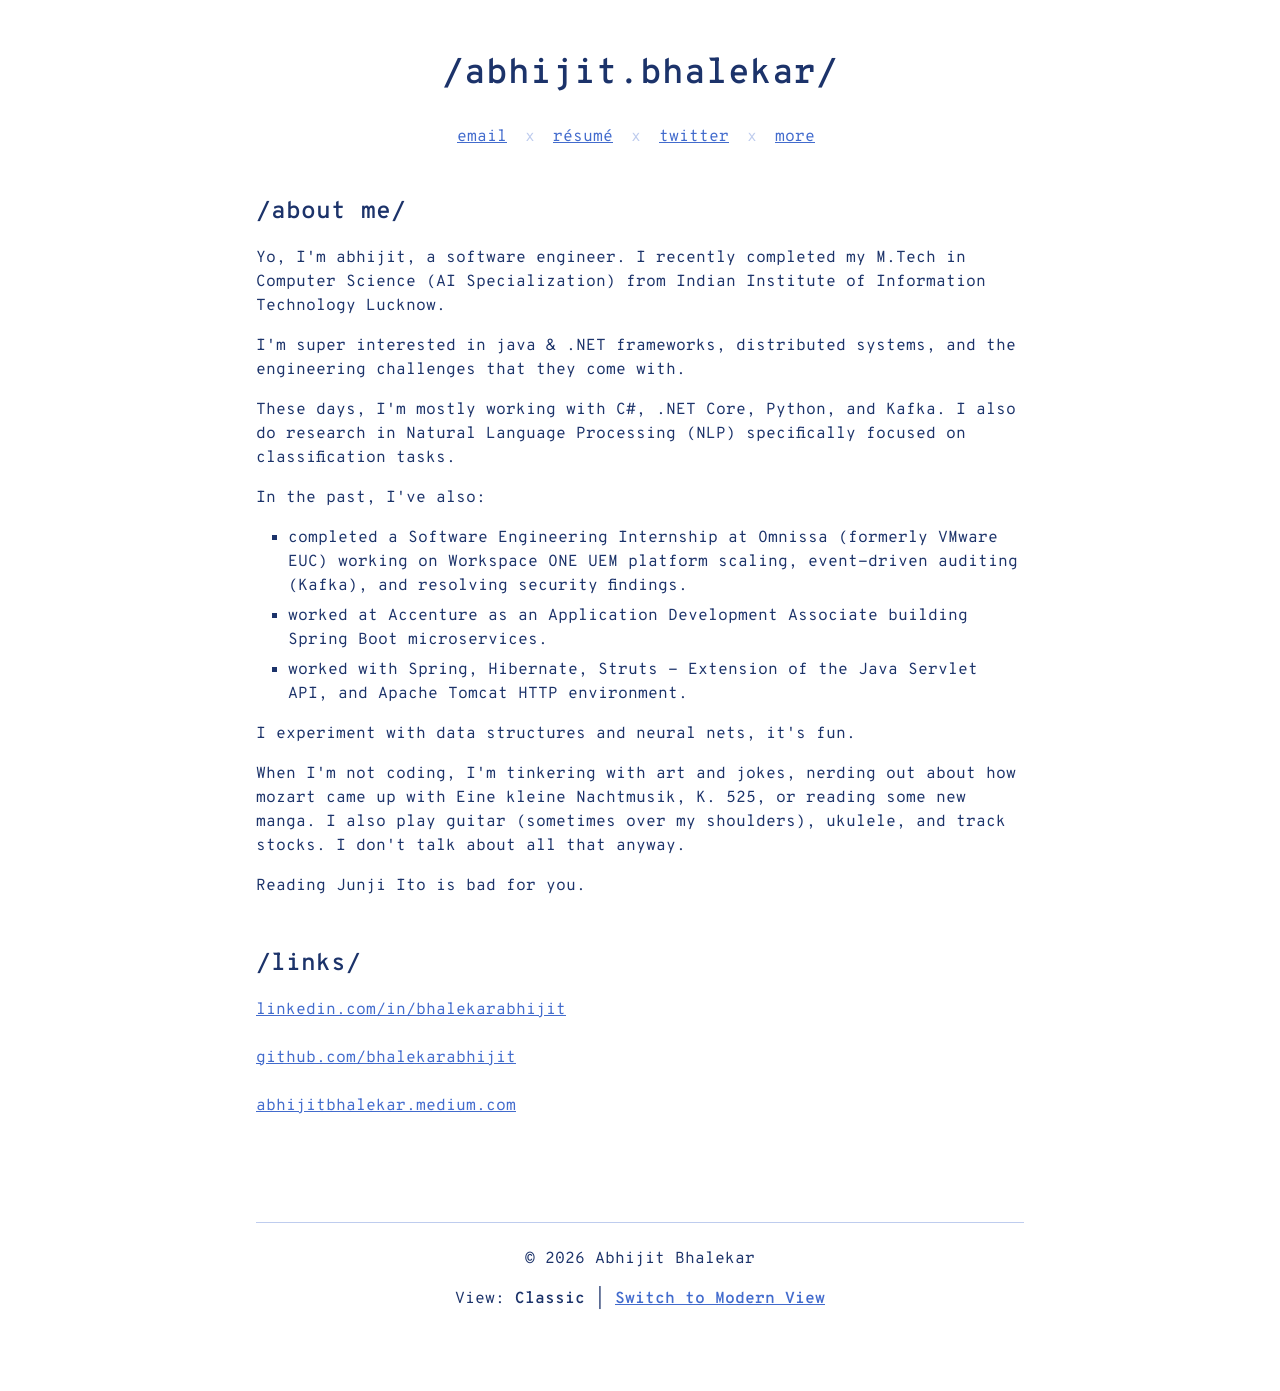
<file: index.html>
<!DOCTYPE html>
<html lang="en">

<head>
    <meta charset="utf-8">
    <meta http-equiv="x-ua-compatible" content="ie=edge">
    <meta name="viewport" content="width=device-width, initial-scale=1">
    <link rel="shortcut icon" href="static/favicon.ico">
    <meta name="description"
        content="Abhijit Bhalekar - M.Tech Graduate, Software Engineer, and NLP Researcher. Portfolio detailing experience at Omnissa and Accenture.">
    <title>Abhijit Bhalekar</title>

    <!-- Unified CSS Stylesheet -->
    <link href="style.css" rel="stylesheet" />
</head>

<body class="theme-classic">
    <!-- Accessibility Skip Link -->
    <a href="#main-content-anchor" class="visually-hidden">Skip to content</a>

    <!-- ==========================================================================
       1. CLASSIC MONOSPACE LAYOUT
       ========================================================================== -->
    <div id="classic-view">
        <div class="classic-container">
            <h1 class="classic-name">/abhijit.bhalekar/</h1>

            <div class="classic-nav-wrapper">
                <ul class="classic-nav">
                    <li><a href="mailto:abhijitbhalekar0@gmail.com" target="_blank" title="email">email</a></li>
                    <li class="nav-item-separator">x</li>
                    <li><a href="https://drive.google.com/file/d/1lB7NyGi_4bHXvMlTZ9JvhcacJo0hEMV8/view?usp=sharing"
                            target="_blank" title="Résumé">résumé</a></li>
                    <li class="nav-item-separator">x</li>
                    <li><a href="https://twitter.com/abhijitbhalekar" title="twitter" target="_blank">twitter</a></li>
                    <li class="nav-item-separator">x</li>
                    <li><a href="more.html" title="More Info">more</a></li>
                </ul>
            </div>

            <div id="main-content-anchor">
                <div>
                    <h2>/about me/</h2>
                    <p>
                        Yo, I'm abhijit, a software engineer. I recently completed my M.Tech in Computer Science (AI
                        Specialization) from Indian Institute of Information Technology Lucknow.
                    </p>
                    <p>
                        I'm super interested in java & .NET frameworks, distributed systems, and the engineering
                        challenges that they come with.
                    </p>
                    <p>
                        These days, I'm mostly working with C#, .NET Core, Python, and Kafka. I also do research in
                        Natural Language Processing (NLP) specifically focused on classification tasks.
                    </p>
                    <p>
                        In the past, I've also:
                    </p>
                    <ul>
                        <li>completed a Software Engineering Internship at Omnissa (formerly VMware EUC) working on
                            Workspace ONE UEM platform scaling, event-driven auditing (Kafka), and resolving security
                            findings.</li>
                        <li>worked at Accenture as an Application Development Associate building Spring Boot
                            microservices.</li>
                        <li>worked with Spring, Hibernate, Struts - Extension of the Java Servlet API, and Apache Tomcat
                            HTTP environment.</li>
                    </ul>
                    <p>
                        I experiment with data structures and neural nets, it's fun.
                    </p>
                    <p>
                        When I'm not coding, I'm tinkering with art and jokes, nerding out about how mozart came up with
                        Eine kleine Nachtmusik, K. 525,
                        or reading some new manga. I also play guitar (sometimes over my shoulders), ukulele, and track
                        stocks. I don't talk about all that anyway.
                    </p>
                    <p>
                        Reading Junji Ito is bad for you.
                    </p>
                </div>

                <div style="margin-top: 3rem;">
                    <h2 id="links">/links/</h2>
                    <p>
                        <a href="https://linkedin.com/in/bhalekarabhijit" target="_blank"
                            rel="noopener noreferrer">linkedin.com/in/bhalekarabhijit</a><br /><br />
                        <a href="https://github.com/bhalekarabhijit" target="_blank"
                            rel="noopener noreferrer">github.com/bhalekarabhijit</a><br /><br />
                        <a href="https://abhijitbhalekar.medium.com" target="_blank"
                            rel="noopener noreferrer">abhijitbhalekar.medium.com</a><br /><br />
                    </p>
                </div>
            </div>

            <!-- Footer Switcher Link inside the Classic Footer -->
            <footer class="classic-footer">
                <p>&copy; 2026 Abhijit Bhalekar</p>
                <p style="margin-top: 0.5rem;">
                    View: <strong>Classic</strong> | <button id="classic-to-modern-btn"
                        class="classic-switcher-btn">Switch to Modern View</button>
                </p>
            </footer>
        </div>
    </div>

    <!-- ==========================================================================
       2. PREMIUM MODERN LAYOUT
       ========================================================================== -->
    <div id="modern-view" style="display: none;">
        <div class="app-container">
            <!-- Sidebar Navigation -->
            <aside class="sidebar">
                <div class="sidebar-header">
                    <div class="sidebar-brand">/abhijit.bhalekar/</div>
                </div>

                <!-- Navigation Menu -->
                <nav class="sidebar-nav">
                    <ul class="nav-list">
                        <li>
                            <a href="#about" class="nav-link active" id="nav-about">
                                <svg xmlns="http://www.w3.org/2000/svg" fill="none" viewBox="0 0 24 24"
                                    stroke="currentColor" stroke-width="2">
                                    <path stroke-linecap="round" stroke-linejoin="round"
                                        d="M16 7a4 4 0 11-8 0 4 4 0 018 0zM12 14a7 7 0 00-7 7h14a7 7 0 00-7-7z" />
                                </svg>
                                <span>About</span>
                            </a>
                        </li>
                        <li>
                            <a href="#experience" class="nav-link" id="nav-experience">
                                <svg xmlns="http://www.w3.org/2000/svg" fill="none" viewBox="0 0 24 24"
                                    stroke="currentColor" stroke-width="2">
                                    <path stroke-linecap="round" stroke-linejoin="round"
                                        d="M21 13.255A23.931 23.931 0 0112 15c-3.183 0-6.22-.62-9-1.745M16 6V4a2 2 0 00-2-2h-4a2 2 0 00-2 2v2m4 6h.01M5 20h14a2 2 0 002-2V8a2 2 0 00-2-2H5a2 2 0 00-2 2v10a2 2 0 002 2z" />
                                </svg>
                                <span>Experience</span>
                            </a>
                        </li>
                        <li>
                            <a href="#research" class="nav-link" id="nav-research">
                                <svg xmlns="http://www.w3.org/2000/svg" fill="none" viewBox="0 0 24 24"
                                    stroke="currentColor" stroke-width="2">
                                    <path stroke-linecap="round" stroke-linejoin="round"
                                        d="M12 6.253v13m0-13C10.832 5.477 9.246 5 7.5 5S4.168 5.477 3 6.253v13C4.168 18.477 5.754 18 7.5 18s3.332.477 4.5 1.253m0-13C13.168 5.477 14.754 5 16.5 5c1.747 0 3.332.477 4.5 1.253v13C19.832 18.477 18.247 18 16.5 18c-1.746 0-3.332.477-4.5 1.253" />
                                </svg>
                                <span>Research</span>
                            </a>
                        </li>
                        <li>
                            <a href="#projects" class="nav-link" id="nav-projects">
                                <svg xmlns="http://www.w3.org/2000/svg" fill="none" viewBox="0 0 24 24"
                                    stroke="currentColor" stroke-width="2">
                                    <path stroke-linecap="round" stroke-linejoin="round"
                                        d="M10 20l4-16m4 4l4 4-4 4M6 16l-4-4 4-4" />
                                </svg>
                                <span>Projects</span>
                            </a>
                        </li>
                        <li>
                            <a href="#skills" class="nav-link" id="nav-skills">
                                <svg xmlns="http://www.w3.org/2000/svg" fill="none" viewBox="0 0 24 24"
                                    stroke="currentColor" stroke-width="2">
                                    <path stroke-linecap="round" stroke-linejoin="round"
                                        d="M9 12l2 2 4-4M7.835 4.697a3.42 3.42 0 001.946-.806 3.42 3.42 0 014.438 0 3.42 3.42 0 001.946.806 3.42 3.42 0 013.138 3.138 3.42 3.42 0 00.806 1.946 3.42 3.42 0 010 4.438 3.42 3.42 0 00-.806 1.946 3.42 3.42 0 01-3.138 3.138 3.42 3.42 0 00-1.946.806 3.42 3.42 0 01-4.438 0 3.42 3.42 0 00-1.946-.806 3.42 3.42 0 01-3.138-3.138 3.42 3.42 0 00-.806-1.946 3.42 3.42 0 010-4.438 3.42 3.42 0 00.806-1.946 3.42 3.42 0 013.138-3.138z" />
                                </svg>
                                <span>Skills</span>
                            </a>
                        </li>
                        <li>
                            <a href="#beyond" class="nav-link" id="nav-beyond">
                                <svg xmlns="http://www.w3.org/2000/svg" fill="none" viewBox="0 0 24 24"
                                    stroke="currentColor" stroke-width="2">
                                    <path stroke-linecap="round" stroke-linejoin="round"
                                        d="M14.828 14.828a4 4 0 01-5.656 0M9 10h.01M15 10h.01M21 12a9 9 0 11-18 0 9 9 0 0118 0z" />
                                </svg>
                                <span>Beyond Code</span>
                            </a>
                        </li>
                    </ul>
                </nav>

                <!-- Social Links & Contact Info -->
                <div class="contact-list">
                    <a href="mailto:abhijitbhalekar0@gmail.com" class="contact-item" title="Email Abhijit">
                        <svg xmlns="http://www.w3.org/2000/svg" fill="none" viewBox="0 0 24 24" stroke="currentColor"
                            stroke-width="2">
                            <path stroke-linecap="round" stroke-linejoin="round"
                                d="M3 8l7.89 5.26a2 2 0 002.22 0L21 8M5 19h14a2 2 0 002-2V7a2 2 0 00-2-2H5a2 2 0 00-2 2v10a2 2 0 002 2z" />
                        </svg>
                        <span>abhijitbhalekar0@gmail.com</span>
                    </a>
                    <a href="tel:+917276119938" class="contact-item" title="Call Abhijit">
                        <svg xmlns="http://www.w3.org/2000/svg" fill="none" viewBox="0 0 24 24" stroke="currentColor"
                            stroke-width="2">
                            <path stroke-linecap="round" stroke-linejoin="round"
                                d="M3 5a2 2 0 012-2h3.28a1 1 0 01.94.725l.548 2.2a1 1 0 01-.321.988l-1.305.98a10.582 10.582 0 004.872 4.872l.98-1.305a1 1 0 01.988-.321l2.2.548a1 1 0 01.725.94V19a2 2 0 01-2 2h-1C9.716 21 3 14.284 3 6V5z" />
                        </svg>
                        <span>+91-7276119938</span>
                    </a>
                    <a href="https://linkedin.com/in/bhalekarabhijit" target="_blank" rel="noopener noreferrer"
                        class="contact-item" title="LinkedIn Profile">
                        <svg viewBox="0 0 24 24" fill="currentColor" width="16" height="16">
                            <path
                                d="M19 0h-14c-2.761 0-5 2.239-5 5v14c0 2.761 2.239 5 5 5h14c2.762 0 5-2.239 5-5v-14c0-2.761-2.238-5-5-5zm-11 19h-3v-11h3v11zm-1.5-12.268c-.966 0-1.75-.79-1.75-1.764s.784-1.764 1.75-1.764 1.75.79 1.75 1.764-.783 1.764-1.75 1.764zm13.5 12.268h-3v-5.604c0-3.368-4-3.113-4 0v5.604h-3v-11h3v1.765c1.396-2.586 7-2.777 7 2.476v6.759z" />
                        </svg>
                        <span>linkedin.com/in/bhalekarabhijit</span>
                    </a>
                    <a href="https://github.com/bhalekarabhijit" target="_blank" rel="noopener noreferrer"
                        class="contact-item" title="GitHub Profile">
                        <svg viewBox="0 0 24 24" fill="currentColor" width="16" height="16">
                            <path
                                d="M12 0c-6.626 0-12 5.373-12 12 0 5.302 3.438 9.8 8.207 11.387.599.111.793-.261.793-.577v-2.234c-3.338.726-4.033-1.416-4.033-1.416-.546-1.387-1.333-1.756-1.333-1.756-1.089-.745.083-.729.083-.729 1.205.084 1.839 1.237 1.839 1.237 1.07 1.834 2.807 1.304 3.492.997.107-.775.418-1.305.762-1.604-2.665-.305-5.467-1.334-5.467-5.931 0-1.311.469-2.381 1.236-3.221-.124-.303-.535-1.524.117-3.176 0 0 1.008-.322 3.301 1.23.957-.266 1.983-.399 3.003-.404 1.02.005 2.047.138 3.006.404 2.291-1.552 3.297-1.23 3.297-1.23.653 1.653.242 2.874.118 3.176.77.84 1.235 1.911 1.235 3.221 0 4.609-2.807 5.624-5.479 5.921.43.372.823 1.102.823 2.222v3.293c0 .319.192.694.801.576 4.765-1.589 8.199-6.086 8.199-11.386 0-6.627-5.373-12-12-12z" />
                        </svg>
                        <span>github.com/bhalekarabhijit</span>
                    </a>
                </div>
            </aside>

            <!-- Main Content Area -->
            <main class="main-content">
                <!-- Hero & About Me -->
                <section id="about" class="hero-container scroll-reveal">
                    <div class="hero-title-block">
                        <span class="hero-subtitle">Hello, I'm</span>
                        <h1>Abhijit Bhalekar</h1>
                        <div class="hero-badges">
                            <span class="hero-badge" title="Academic Status">
                                <svg xmlns="http://www.w3.org/2000/svg" fill="none" viewBox="0 0 24 24"
                                    stroke="currentColor" stroke-width="2" width="14" height="14">
                                    <path d="M12 14l9-5-9-5-9 5 9 5z" />
                                    <path
                                        d="M12 14l6.16-3.422a12.083 12.083 0 01.665 6.479A11.952 11.952 0 0012 20.055a11.952 11.952 0 00-6.824-2.998 12.078 12.078 0 01.665-6.479L12 14z" />
                                </svg>
                                M.Tech Graduate (AI) @ IIIT Lucknow
                            </span>
                            <span class="hero-badge" title="Work Authorization">
                                <svg xmlns="http://www.w3.org/2000/svg" fill="none" viewBox="0 0 24 24"
                                    stroke="currentColor" stroke-width="2" width="14" height="14">
                                    <path stroke-linecap="round" stroke-linejoin="round"
                                        d="M17.657 16.657L13.414 20.9a1.998 1.998 0 01-2.827 0l-4.244-4.243a8 8 0 1111.314 0z" />
                                    <path stroke-linecap="round" stroke-linejoin="round"
                                        d="M15 11a3 3 0 11-6 0 3 3 0 016 0z" />
                                </svg>
                                Amravati, MH, India
                            </span>
                        </div>
                    </div>

                    <p>
                        I am a passionate software engineer specializing in backend systems, distributed platforms, and
                        machine learning. I recently graduated with an <strong>M.Tech in Computer Science (AI
                            Specialization)</strong> from IIIT Lucknow, and completed a <strong>Software Engineering
                            Internship at Omnissa</strong> (formerly VMware EUC).
                    </p>
                    <p>
                        I have built solid experience in designing and developing REST APIs, microservices
                        architectures, and event-driven systems. I am highly interested in the mechanics of Java
                        frameworks (such as Spring and Hibernate) and .NET architectures. I love solving scaling and
                        messaging challenges using technologies like Kafka, PostgreSQL, and OpenSearch.
                    </p>
                    <p>
                        Beyond engineering enterprise services, I also conduct research in <strong>Natural Language
                            Processing (NLP)</strong>. My research is centered around text classification models, where
                        I experiment with custom attention layers and deep transformer models (BERT, BioBERT) to process
                        noisy social media datasets.
                    </p>

                    <!-- Résumé Button -->
                    <a href="https://drive.google.com/file/d/1lB7NyGi_4bHXvMlTZ9JvhcacJo0hEMV8/view?usp=sharing"
                        target="_blank" rel="noopener noreferrer" class="btn-resume">
                        <svg xmlns="http://www.w3.org/2000/svg" fill="none" viewBox="0 0 24 24" stroke="currentColor"
                            stroke-width="2.5" width="16" height="16">
                            <path stroke-linecap="round" stroke-linejoin="round"
                                d="M12 10v6m0 0l-3-3m3 3l3-3m2 8H7a2 2 0 01-2-2V5a2 2 0 012-2h5.586a1 1 0 01.707.293l5.414 5.414a1 1 0 01.293.707V19a2 2 0 01-2 2z" />
                        </svg>
                        <span>View Résumé</span>
                    </a>
                </section>

                <!-- Experience -->
                <section id="experience" class="scroll-reveal">
                    <h2>/experience/</h2>

                    <div class="timeline">
                        <!-- Omnissa -->
                        <div class="timeline-item">
                            <div class="timeline-marker"></div>
                            <div class="timeline-content">
                                <div class="timeline-meta">
                                    <div class="timeline-title-group">
                                        <h3>Software Engineering Intern</h3>
                                        <div class="timeline-company">
                                            Omnissa
                                            <span class="company-former">(formerly VMware EUC)</span>
                                        </div>
                                    </div>
                                    <span class="timeline-period">2025-07 — 2026-06</span>
                                </div>

                                <p><strong>Location:</strong> Bengaluru, India | <strong>Product:</strong> Workspace ONE
                                    UEM</p>
                                <p><strong>Teams:</strong> ARES (Resource Management), CRSVC (Core Platform)</p>
                                <p><strong>Domains:</strong> Enterprise Mobility Management (EMM), Application Delivery,
                                    Profile Management, Device State Management, Device Troubleshooting, Audit Systems
                                </p>

                                <div class="timeline-details">
                                    <ul>
                                        <li>Built major troubleshooting and device operations functionality for
                                            enterprise mobility.</li>
                                        <li>Implemented Apache Kafka-based auditing workflows to track resource
                                            deployment and device status changes.</li>
                                        <li>Worked on profile auditing systems to verify state synchronization and
                                            policy compliance.</li>
                                        <li>Resolved critical production issues, minimizing downtime and improving
                                            platform stability.</li>
                                        <li>Remediated security vulnerabilities including IDOR (Insecure Direct Object
                                            Reference) and XSS (Cross-Site Scripting) findings.</li>
                                        <li>Authored SRE runbooks and comprehensive technical documentation for core
                                            microservices.</li>
                                        <li>Contributed to AI-assisted engineering workflows to optimize development and
                                            test coverage.</li>
                                        <li>Collaborated across multiple release branches to deliver robust features
                                            synchronously.</li>
                                    </ul>
                                </div>

                                <div class="tech-tags">
                                    <span class="tech-tag">C#</span>
                                    <span class="tech-tag">.NET Core</span>
                                    <span class="tech-tag">ASP.NET MVC</span>
                                    <span class="tech-tag">Angular</span>
                                    <span class="tech-tag">JavaScript</span>
                                    <span class="tech-tag">Apache Kafka</span>
                                    <span class="tech-tag">PostgreSQL</span>
                                    <span class="tech-tag">OpenSearch</span>
                                    <span class="tech-tag">Docker</span>
                                    <span class="tech-tag">Protobuf</span>
                                    <span class="tech-tag">JMeter</span>
                                    <span class="tech-tag">Logz.io</span>
                                    <span class="tech-tag">GitHub</span>
                                </div>
                            </div>
                        </div>

                        <!-- Accenture -->
                        <div class="timeline-item">
                            <div class="timeline-marker"></div>
                            <div class="timeline-content">
                                <div class="timeline-meta">
                                    <div class="timeline-title-group">
                                        <h3>Application Development Associate</h3>
                                        <div class="timeline-company">Accenture</div>
                                    </div>
                                    <span class="timeline-period">2021-08 — 2022-03</span>
                                </div>

                                <p><strong>Location:</strong> Pune, India</p>

                                <div class="timeline-details">
                                    <ul>
                                        <li>Developed robust REST APIs and integrated microservices to support
                                            high-throughput transactions.</li>
                                        <li>Created database integrations using Hibernate ORM to manage complex
                                            relational mappings in MySQL.</li>
                                        <li>Performed automated API testing using Postman collections to ensure service
                                            contract adherence.</li>
                                        <li>Provided support for CI/CD pipelines using Jenkins to streamline builds and
                                            automated deployments.</li>
                                    </ul>
                                </div>

                                <div class="tech-tags">
                                    <span class="tech-tag">Java</span>
                                    <span class="tech-tag">Spring Boot</span>
                                    <span class="tech-tag">Spring MVC</span>
                                    <span class="tech-tag">Hibernate</span>
                                    <span class="tech-tag">MySQL</span>
                                    <span class="tech-tag">Jenkins</span>
                                    <span class="tech-tag">Postman</span>
                                    <span class="tech-tag">Git</span>
                                </div>
                            </div>
                        </div>
                    </div>
                </section>

                <!-- Research -->
                <section id="research" class="scroll-reveal">
                    <h2>/research/</h2>

                    <div class="research-card">
                        <div class="research-badge-row">
                            <span class="research-status">IEEE JBHI — Submitted</span>
                            <small style="color: var(--text-muted); font-weight: 500;">IIIT Lucknow Thesis</small>
                        </div>

                        <h3 class="research-thesis">Health Mention Classification on Social Media using NLP</h3>

                        <p>
                            This research focuses on NLP-based text classification models to identify health mentions in
                            social media posts. The approach utilizes domain-specific transformer architectures and
                            attention-based keyword mechanisms to isolate diagnostic signifiers, optimizing student
                            models for lightweight, production-ready inference.
                        </p>

                        <div class="research-meta">
                            <div class="research-meta-item">
                                <strong>Thesis Area:</strong> <span>Natural Language Processing (NLP)</span>
                            </div>
                            <div class="research-meta-item">
                                <strong>Dataset Used:</strong> <span>RHMD (Reddit Health Mention Dataset)</span>
                            </div>
                            <div class="research-meta-item">
                                <strong>Supervisor:</strong> <span>Dr. Niharika Anand</span>
                            </div>
                            <div class="research-meta-item">
                                <strong>Co-Supervisor:</strong> <span>Dr. Vishal Krishna Singh</span>
                            </div>
                        </div>

                        <div class="tech-tags" style="margin-top: 1.5rem;">
                            <span class="tech-tag">NLP</span>
                            <span class="tech-tag">Text Classification</span>
                            <span class="tech-tag">BioBERT</span>
                            <span class="tech-tag">BERT</span>
                            <span class="tech-tag">Social Media Mining</span>
                            <span class="tech-tag">PyTorch</span>
                        </div>
                    </div>
                </section>

                <!-- Projects -->
                <section id="projects" class="scroll-reveal">
                    <h2>/projects/</h2>

                    <div class="projects-grid">
                        <!-- Health Mention Classification -->
                        <div class="project-card">
                            <div class="project-body">
                                <div class="project-header">
                                    <h3 class="project-title">Health Mention Classification</h3>
                                    <span class="project-type">Research</span>
                                </div>
                                <p class="project-desc">
                                    Implemented a text classification workflow in PyTorch to detect health mentions in
                                    social media posts, leveraging pre-trained clinical language models and
                                    attention-based keyword weighting.
                                </p>
                            </div>
                            <div class="project-footer">
                                <div class="tech-tags">
                                    <span class="tech-tag">Python</span>
                                    <span class="tech-tag">PyTorch</span>
                                    <span class="tech-tag">Transformers</span>
                                    <span class="tech-tag">BERT</span>
                                    <span class="tech-tag">BioBERT</span>
                                </div>
                            </div>
                        </div>

                        <!-- Cold Email Generator -->
                        <div class="project-card">
                            <div class="project-body">
                                <div class="project-header">
                                    <h3 class="project-title">Cold Email Generator</h3>
                                    <span class="project-type">Generative AI</span>
                                </div>
                                <p class="project-desc">
                                    AI-powered cold email generation tool built using LangChain and Llama 3.1. Automates
                                    structured lead research and crafts hyper-personalized cold outreach emails based on
                                    portfolio alignment.
                                </p>
                            </div>
                            <div class="project-footer">
                                <div class="tech-tags">
                                    <span class="tech-tag">Python</span>
                                    <span class="tech-tag">LangChain</span>
                                    <span class="tech-tag">Llama 3.1</span>
                                    <span class="tech-tag">Groq</span>
                                    <span class="tech-tag">HuggingFace</span>
                                </div>
                            </div>
                        </div>

                        <!-- Accident Eye -->
                        <div class="project-card">
                            <div class="project-body">
                                <div class="project-header">
                                    <h3 class="project-title">Accident Eye</h3>
                                    <span class="project-type">Computer Vision</span>
                                </div>
                                <p class="project-desc">
                                    Developed a Flask-based real-time vehicular accident detection platform utilizing
                                    ResNet50 for rapid spatial feature extraction from CCTV feeds. Implemented OpenCV
                                    workflows to process input video streams.
                                </p>

                                <!-- Metrics section -->
                                <div class="project-metrics">
                                    <div class="project-metrics-grid">
                                        <div class="project-metric-item">
                                            <span class="project-metric-label">Accuracy:</span>
                                            <span class="project-metric-val">94%</span>
                                        </div>
                                        <div class="project-metric-item">
                                            <span class="project-metric-label">Precision:</span>
                                            <span class="project-metric-val">0.91</span>
                                        </div>
                                        <div class="project-metric-item">
                                            <span class="project-metric-label">Recall:</span>
                                            <span class="project-metric-val">0.98</span>
                                        </div>
                                        <div class="project-metric-item">
                                            <span class="project-metric-label">F1-Score:</span>
                                            <span class="project-metric-val">0.95</span>
                                        </div>
                                    </div>
                                </div>
                            </div>
                            <div class="project-footer">
                                <div class="tech-tags">
                                    <span class="tech-tag">Python</span>
                                    <span class="tech-tag">Flask</span>
                                    <span class="tech-tag">OpenCV</span>
                                    <span class="tech-tag">ResNet50</span>
                                    <span class="tech-tag">PyTorch</span>
                                </div>
                            </div>
                        </div>

                        <!-- Restormer Motion Deblurring -->
                        <div class="project-card">
                            <div class="project-body">
                                <div class="project-header">
                                    <h3 class="project-title">Restormer Motion Deblurring</h3>
                                    <span class="project-type">Deep Learning</span>
                                </div>
                                <p class="project-desc">
                                    Re-implemented the Restormer architecture in PyTorch for high-fidelity image
                                    restoration, focusing on restoring camera-shaken images using multi-dconv head
                                    transposed attention networks.
                                </p>
                            </div>
                            <div class="project-footer">
                                <div class="tech-tags">
                                    <span class="tech-tag">PyTorch</span>
                                    <span class="tech-tag">Restormer</span>
                                    <span class="tech-tag">Computer Vision</span>
                                    <span class="tech-tag">Python</span>
                                </div>
                            </div>
                        </div>

                        <!-- Tourist Recommendation System -->
                        <div class="project-card">
                            <div class="project-body">
                                <div class="project-header">
                                    <h3 class="project-title">Tourist Recs System</h3>
                                    <span class="project-type">Web App</span>
                                </div>
                                <p class="project-desc">
                                    Structured a tourism and local attractions recommendation portal using Java Struts
                                    MVC. Managed high-performance object-relational mapping through Hibernate with MySQL
                                    backends.
                                </p>
                            </div>
                            <div class="project-footer">
                                <div class="tech-tags">
                                    <span class="tech-tag">Java</span>
                                    <span class="tech-tag">Struts</span>
                                    <span class="tech-tag">Hibernate</span>
                                    <span class="tech-tag">MySQL</span>
                                </div>
                            </div>
                        </div>

                        <!-- ReView -->
                        <div class="project-card">
                            <div class="project-body">
                                <div class="project-header">
                                    <h3 class="project-title">ReView</h3>
                                    <span class="project-type">Web App</span>
                                </div>
                                <p class="project-desc">
                                    Engineered a review aggregation platform built with Java Spring and JSP. Styled
                                    utilizing Bootstrap for fully fluid responsiveness, integrating customer ratings in
                                    MySQL.
                                </p>
                            </div>
                            <div class="project-footer">
                                <div class="tech-tags">
                                    <span class="tech-tag">Java</span>
                                    <span class="tech-tag">Spring</span>
                                    <span class="tech-tag">MySQL</span>
                                    <span class="tech-tag">JSP</span>
                                    <span class="tech-tag">Bootstrap</span>
                                </div>
                            </div>
                        </div>
                    </div>
                </section>

                <!-- Skills -->
                <section id="skills" class="scroll-reveal">
                    <h2>/skills/</h2>

                    <div class="skills-container">
                        <!-- Languages -->
                        <div class="skills-group">
                            <h3>
                                <svg xmlns="http://www.w3.org/2000/svg" fill="none" viewBox="0 0 24 24"
                                    stroke="currentColor">
                                    <path stroke-linecap="round" stroke-linejoin="round" stroke-width="2"
                                        d="M8 9l3 3-3 3m5 0h3M5 20h14a2 2 0 002-2V6a2 2 0 00-2-2H5a2 2 0 00-2 2v12a2 2 0 002 2z" />
                                </svg>
                                Languages
                            </h3>
                            <div class="skills-list">
                                <span class="skill-badge">Python</span>
                                <span class="skill-badge">Java</span>
                                <span class="skill-badge">C#</span>
                                <span class="skill-badge">C++</span>
                                <span class="skill-badge">C</span>
                                <span class="skill-badge">SQL</span>
                                <span class="skill-badge">JavaScript</span>
                                <span class="skill-badge">HTML</span>
                            </div>
                        </div>

                        <!-- Backend -->
                        <div class="skills-group">
                            <h3>
                                <svg xmlns="http://www.w3.org/2000/svg" fill="none" viewBox="0 0 24 24"
                                    stroke="currentColor">
                                    <path stroke-linecap="round" stroke-linejoin="round" stroke-width="2"
                                        d="M19.428 15.428a2 2 0 00-1.022-.547l-2.387-.477a6 6 0 00-3.86.517l-.318.158a6 6 0 01-3.86.517L6.05 15.21a2 2 0 00-1.806.547M8 4h8l-1 1v5.172a2 2 0 00.586 1.414l5 5c1.26 1.26.367 3.414-1.415 3.414H4.828c-1.782 0-2.674-2.154-1.414-3.414l5-5A2 2 0 009 10.172V5L8 4z" />
                                </svg>
                                Backend & Frameworks
                            </h3>
                            <div class="skills-list">
                                <span class="skill-badge">Spring Boot</span>
                                <span class="skill-badge">.NET Core</span>
                                <span class="skill-badge">ASP.NET MVC</span>
                                <span class="skill-badge">Hibernate</span>
                                <span class="skill-badge">REST APIs</span>
                                <span class="skill-badge">Microservices</span>
                            </div>
                        </div>

                        <!-- Machine Learning -->
                        <div class="skills-group">
                            <h3>
                                <svg xmlns="http://www.w3.org/2000/svg" fill="none" viewBox="0 0 24 24"
                                    stroke="currentColor">
                                    <path stroke-linecap="round" stroke-linejoin="round" stroke-width="2"
                                        d="M9.663 17h4.673M12 3v1m6.364 1.636l-.707.707M21 12h-1M4 12H3m3.343-5.657l-.707-.707m2.828 9.9a5 5 0 117.072 0l-.548.547A3.374 3.374 0 0014 18.469V19a2 2 0 11-4 0v-.531c0-.895-.356-1.754-.988-2.386l-.548-.547z" />
                                </svg>
                                Machine Learning & AI
                            </h3>
                            <div class="skills-list">
                                <span class="skill-badge">PyTorch</span>
                                <span class="skill-badge">Transformers</span>
                                <span class="skill-badge">BERT</span>
                                <span class="skill-badge">BioBERT</span>
                                <span class="skill-badge">DistilBERT</span>
                                <span class="skill-badge">LangChain</span>
                                <span class="skill-badge">LLMs</span>
                            </div>
                        </div>

                        <!-- Data & Messaging -->
                        <div class="skills-group">
                            <h3>
                                <svg xmlns="http://www.w3.org/2000/svg" fill="none" viewBox="0 0 24 24"
                                    stroke="currentColor">
                                    <path stroke-linecap="round" stroke-linejoin="round" stroke-width="2"
                                        d="M4 7v10c0 2.21 3.582 4 8 4s8-1.79 8-4V7M4 7c0 2.21 3.582 4 8 4s8-1.79 8-4M4 7c0-2.21 3.582-4 8-4s8 1.79 8 4m0 5c0 2.21-3.582 4-8 4s-8-1.79-8-4" />
                                </svg>
                                Data & Messaging
                            </h3>
                            <div class="skills-list">
                                <span class="skill-badge">Apache Kafka</span>
                                <span class="skill-badge">PostgreSQL</span>
                                <span class="skill-badge">MySQL</span>
                                <span class="skill-badge">OpenSearch</span>
                                <span class="skill-badge">Query DSL</span>
                            </div>
                        </div>

                        <!-- Frontend -->
                        <div class="skills-group">
                            <h3>
                                <svg xmlns="http://www.w3.org/2000/svg" fill="none" viewBox="0 0 24 24"
                                    stroke="currentColor">
                                    <path stroke-linecap="round" stroke-linejoin="round" stroke-width="2"
                                        d="M7 21h10a2 2 0 002-2V9.414a1 1 0 00-.293-.707l-5.414-5.414A1 1 0 0012.586 3H7a2 2 0 00-2 2v14a2 2 0 002 2z" />
                                </svg>
                                Frontend
                            </h3>
                            <div class="skills-list">
                                <span class="skill-badge">Angular</span>
                                <span class="skill-badge">JavaScript</span>
                                <span class="skill-badge">Bootstrap</span>
                                <span class="skill-badge">JSP</span>
                            </div>
                        </div>

                        <!-- DevOps & Tools -->
                        <div class="skills-group">
                            <h3>
                                <svg xmlns="http://www.w3.org/2000/svg" fill="none" viewBox="0 0 24 24"
                                    stroke="currentColor">
                                    <path stroke-linecap="round" stroke-linejoin="round" stroke-width="2"
                                        d="M10.325 4.317c.426-1.756 2.924-1.756 3.35 0a1.724 1.724 0 002.573 1.066c1.543-.94 3.31.826 2.37 2.37a1.724 1.724 0 001.065 2.572c1.756.426 1.756 2.924 0 3.35a1.724 1.724 0 00-1.066 2.573c.94 1.543-.826 3.31-2.37 2.37a1.724 1.724 0 00-2.572 1.065c-.426 1.756-2.924 1.756-3.35 0a1.724 1.724 0 00-2.573-1.066c-1.543.94-3.31-.826-2.37-2.37a1.724 1.724 0 00-1.065-2.572c-1.756-.426-1.756-2.924 0-3.35a1.724 1.724 0 001.066-2.573c-.94-1.543.826-3.31 2.37-2.37.996.608 2.296.07 2.572-1.065z" />
                                    <path stroke-linecap="round" stroke-linejoin="round" stroke-width="2"
                                        d="M15 12a3 3 0 11-6 0 3 3 0 016 0z" />
                                </svg>
                                DevOps & Tools
                            </h3>
                            <div class="skills-list">
                                <span class="skill-badge">Docker</span>
                                <span class="skill-badge">Git</span>
                                <span class="skill-badge">Jenkins</span>
                                <span class="skill-badge">Linux</span>
                                <span class="skill-badge">VS Code</span>
                                <span class="skill-badge">IntelliJ</span>
                                <span class="skill-badge">PyCharm</span>
                                <span class="skill-badge">Postman</span>
                                <span class="skill-badge">JMeter</span>
                            </div>
                        </div>
                    </div>
                </section>

                <!-- Education & Coursework -->
                <section id="education" class="scroll-reveal">
                    <h2>/education/</h2>

                    <div class="timeline">
                        <!-- IIIT Lucknow -->
                        <div class="timeline-item">
                            <div class="timeline-marker"></div>
                            <div class="timeline-content">
                                <div class="timeline-meta">
                                    <div class="timeline-title-group">
                                        <h3>M.Tech in Computer Science</h3>
                                        <div class="timeline-company">Indian Institute of Information Technology Lucknow
                                        </div>
                                    </div>
                                    <span class="timeline-period">2024 — 2026</span>
                                </div>
                                <p><strong>Specialization:</strong> Artificial Intelligence | <strong>Status:</strong>
                                    Completed</p>

                                <h4 style="margin-top: 1rem; font-size: 1rem; color: var(--text-primary);">Core Graduate
                                    Coursework:</h4>
                                <div class="coursework-grid">
                                    <div class="coursework-item">Data Structures & Algos</div>
                                    <div class="coursework-item">Operating Systems</div>
                                    <div class="coursework-item">Database Systems</div>
                                    <div class="coursework-item">Compiler Design</div>
                                    <div class="coursework-item">Computer Networks</div>
                                    <div class="coursework-item">Theory of Computation</div>
                                </div>
                            </div>
                        </div>
                    </div>
                </section>

                <!-- Beyond Code & Trivia -->
                <section id="beyond" class="scroll-reveal">
                    <h2>/beyond code/</h2>

                    <div class="beyond-grid">
                        <!-- Volunteering -->
                        <div class="beyond-card">
                            <h3>
                                <svg xmlns="http://www.w3.org/2000/svg" fill="none" viewBox="0 0 24 24"
                                    stroke="currentColor">
                                    <path stroke-linecap="round" stroke-linejoin="round" stroke-width="2"
                                        d="M17 20h5v-2a3 3 0 00-5.356-1.857M17 20H7m10 0v-2c0-.656-.126-1.283-.356-1.857M7 20H2v-2a3 3 0 015.356-1.857M7 20v-2c0-.656.126-1.283.356-1.857m0 0a5.002 5.002 0 019.288 0M15 7a3 3 0 11-6 0 3 3 0 016 0zm6 3a2 2 0 11-4 0 2 2 0 014 0zM7 10a2 2 0 11-4 0 2 2 0 014 0z" />
                                </svg>
                                Volunteering
                            </h3>
                            <ul class="beyond-list">
                                <li>Participated in <strong>Swachh Bharat Abhiyan</strong> as an NCC Cadet. Led a team
                                    of 10 peers.</li>
                                <li>Helped educate 1000+ citizens in rural communities regarding sanitization and
                                    hygiene standards.</li>
                                <li>Volunteered at the <strong>Esperenza Technical Festival</strong>.</li>
                            </ul>
                        </div>

                        <!-- Achievements -->
                        <div class="beyond-card">
                            <h3>
                                <svg xmlns="http://www.w3.org/2000/svg" fill="none" viewBox="0 0 24 24"
                                    stroke="currentColor">
                                    <path stroke-linecap="round" stroke-linejoin="round" stroke-width="2"
                                        d="M5 3v4M3 5h4M6 17v4m-2-2h4m5-16l2.286 6.857L21 12l-5.714 2.143L13 21l-2.286-6.857L5 12l5.714-2.143L13 3z" />
                                </svg>
                                Achievements
                            </h3>
                            <ul class="beyond-list">
                                <li><strong>Winner:</strong> Tesora Treasure Hunt Competition at Esperenza (2017).</li>
                                <li>NCC Cadet service certificate.</li>
                            </ul>
                        </div>

                        <!-- Fun Facts & Trivia -->
                        <div class="beyond-card">
                            <h3>
                                <svg xmlns="http://www.w3.org/2000/svg" fill="none" viewBox="0 0 24 24"
                                    stroke="currentColor">
                                    <path stroke-linecap="round" stroke-linejoin="round" stroke-width="2"
                                        d="M13 16h-1v-4h-1m1-4h.01M21 12a9 9 0 11-18 0 9 9 0 0118 0z" />
                                </svg>
                                Trivia & Hobbies
                            </h3>

                            <p style="font-size: 0.85rem; margin-bottom: 0.75rem;">
                                <strong>Hobbies:</strong> Anime, Manga, Chess, Guitar (can play over his shoulders!),
                                Ukulele, Stock/Crypto Markets.
                            </p>

                            <div class="trivia-grid">
                                <div class="trivia-item">
                                    <span class="trivia-val">62 kg</span>
                                    <span class="trivia-lbl">Deadlift</span>
                                </div>
                                <div class="trivia-item">
                                    <span class="trivia-val">16.9s</span>
                                    <span class="trivia-lbl">100m Sprint</span>
                                </div>
                                <div class="trivia-item">
                                    <span class="trivia-val">16.5</span>
                                    <span class="trivia-lbl">Cycle (km/h)</span>
                                </div>
                                <div class="trivia-item">
                                    <span class="trivia-val">Aries</span>
                                    <span class="trivia-lbl">Sun Sign</span>
                                </div>
                            </div>
                        </div>
                    </div>
                </section>

                <!-- Modern Site Footer -->
                <footer class="site-footer">
                    <p>&copy; 2026 Abhijit Bhalekar. Built with semantic HTML & CSS variables.</p>
                    <div class="modern-footer-controls">
                        <span>View: <button id="modern-to-classic-btn" class="modern-switcher-btn">Switch to Classic
                                View</button> | <strong>Modern</strong></span>
                        <span>•</span>
                        <button id="modern-theme-btn" class="modern-theme-btn" aria-label="Toggle theme"
                            title="Toggle theme">
                            Theme: <span id="theme-indicator-val" class="modern-theme-val">Dark</span>
                        </button>
                    </div>
                </footer>
            </main>
        </div>
    </div>

    <!-- ==========================================================================
       3. SCRIPTS LOGIC
       ========================================================================== -->
    <script>
        // DOM Elements
        const bodyEl = document.body;
        const btnClassicToModern = document.getElementById('classic-to-modern-btn');
        const btnModernToClassic = document.getElementById('modern-to-classic-btn');
        const themeBtn = document.getElementById('modern-theme-btn');
        const themeValIndicator = document.getElementById('theme-indicator-val');

        const classicView = document.getElementById('classic-view');
        const modernView = document.getElementById('modern-view');

        // 1. Initial State Resolution
        const savedTheme = localStorage.getItem('portfolio-theme');
        const systemPrefersLight = window.matchMedia('(prefers-color-scheme: light)').matches;
        let currentTheme = savedTheme || (systemPrefersLight ? 'light' : 'dark');
        document.documentElement.setAttribute('data-theme', currentTheme);
        if (themeValIndicator) {
            themeValIndicator.textContent = currentTheme;
        }

        const savedLayout = localStorage.getItem('portfolio-layout');
        let currentLayout = savedLayout || 'classic'; // Default to classic

        applyLayout(currentLayout);

        // 2. Layout Switcher Logic
        function applyLayout(layout) {
            currentLayout = layout;
            localStorage.setItem('portfolio-layout', layout);

            if (layout === 'modern') {
                bodyEl.className = 'theme-modern';
                classicView.style.display = 'none';
                modernView.style.display = 'block';
            } else {
                bodyEl.className = 'theme-classic';
                classicView.style.display = 'block';
                modernView.style.display = 'none';
            }
        }

        btnClassicToModern.addEventListener('click', () => applyLayout('modern'));
        btnModernToClassic.addEventListener('click', () => applyLayout('classic'));

        // 3. Modern Layout Theme Toggle Logic
        if (themeBtn) {
            themeBtn.addEventListener('click', () => {
                currentTheme = (currentTheme === 'dark') ? 'light' : 'dark';
                document.documentElement.setAttribute('data-theme', currentTheme);
                localStorage.setItem('portfolio-theme', currentTheme);
                if (themeValIndicator) {
                    themeValIndicator.textContent = currentTheme;
                }
            });
        }

        // 4. Modern Layout Specific Features (Scroll spying + Scroll reveal)

        // Navigation active state highlight on scroll
        const navLinks = document.querySelectorAll('.nav-link');
        const sections = document.querySelectorAll('.theme-modern section');

        const scrollObserver = new IntersectionObserver((entries) => {
            if (currentLayout !== 'modern') return;
            entries.forEach(entry => {
                if (entry.isIntersecting) {
                    const id = entry.target.getAttribute('id');
                    navLinks.forEach(link => {
                        if (link.getAttribute('href') === `#${id}`) {
                            link.classList.add('active');
                        } else {
                            link.classList.remove('active');
                        }
                    });
                }
            });
        }, {
            rootMargin: '-30% 0px -60% 0px'
        });

        sections.forEach(section => {
            scrollObserver.observe(section);
        });

        // Scroll reveal fallback for older browsers
        if (!CSS.supports('(animation-timeline: view()) and (animation-range: entry)')) {
            const revealObserver = new IntersectionObserver((entries) => {
                if (currentLayout !== 'modern') return;
                entries.forEach((entry) => {
                    if (entry.isIntersecting) {
                        entry.target.classList.add('reveal-visible');
                    }
                });
            }, {
                threshold: 0.1
            });

            document.querySelectorAll('.theme-modern .scroll-reveal').forEach((el) => {
                el.classList.add('reveal-hidden');
                revealObserver.observe(el);
            });
        }
    </script>
</body>

</html>
</file>
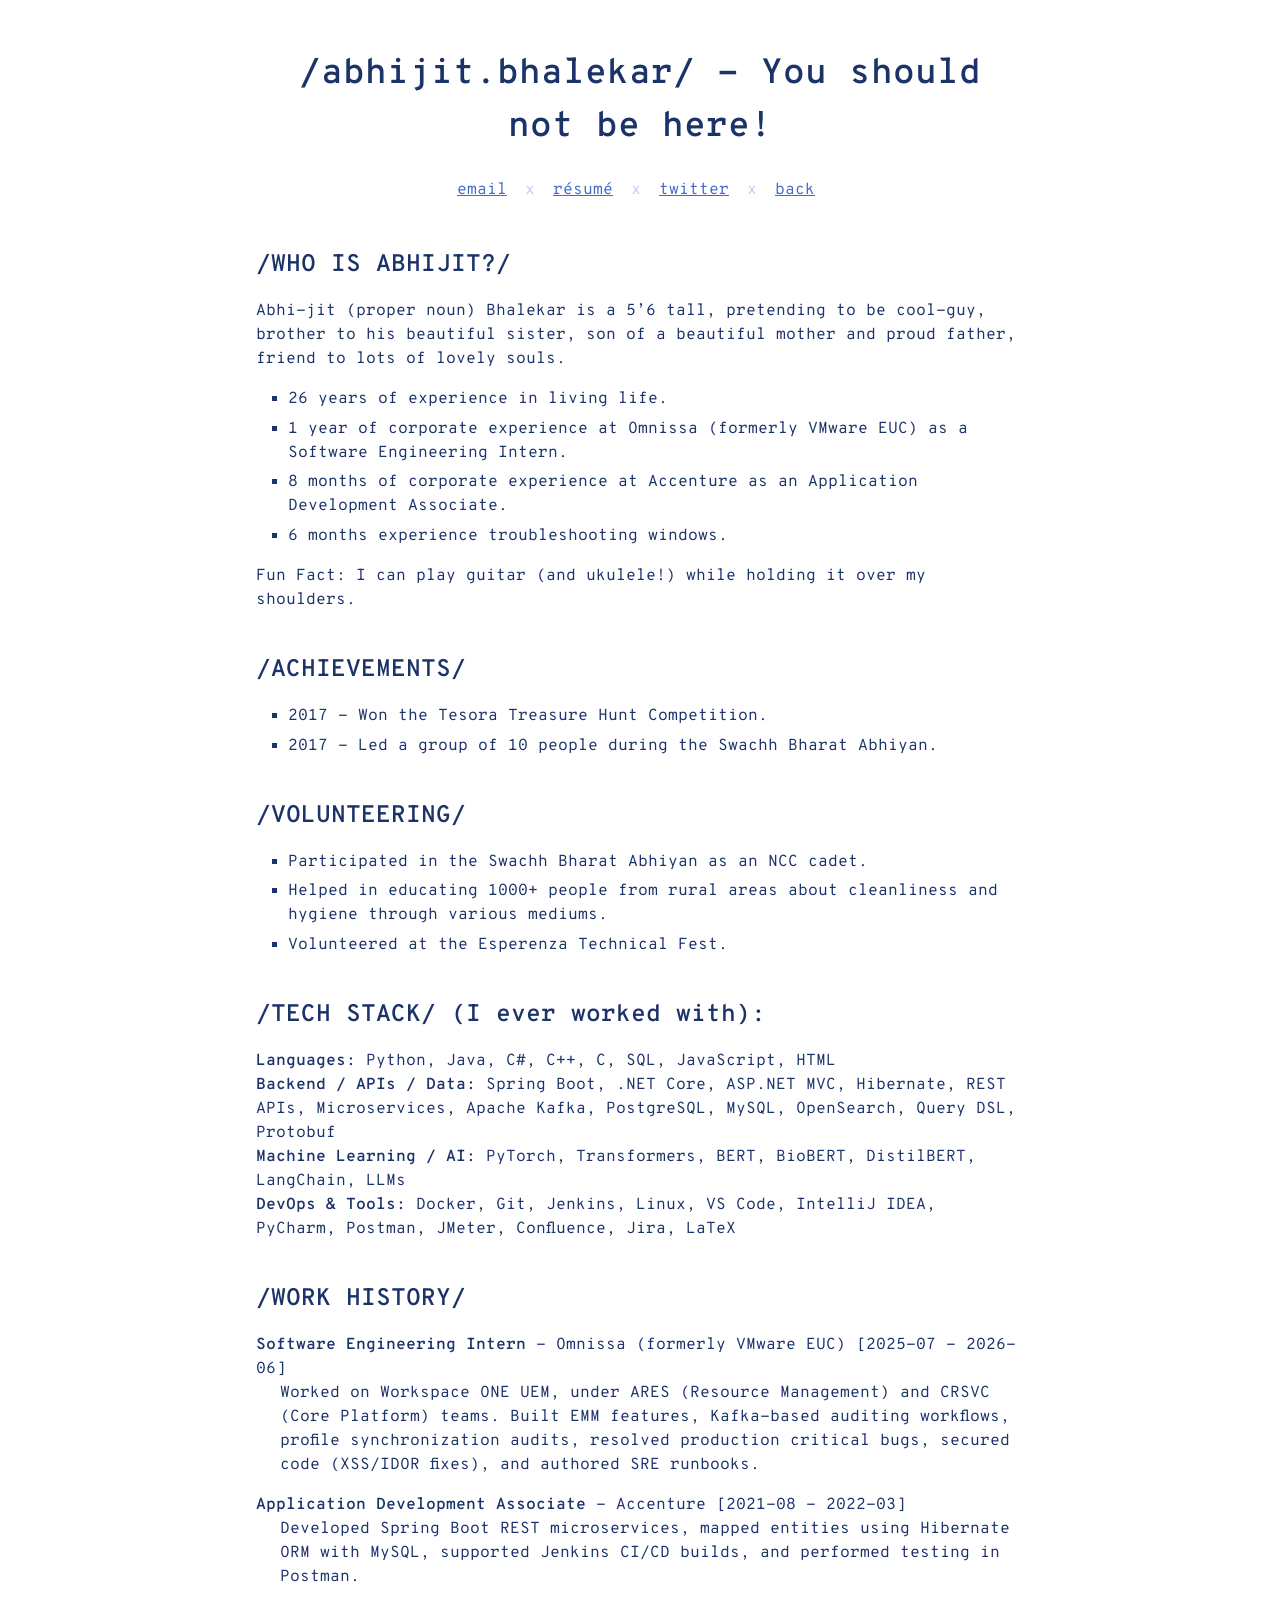
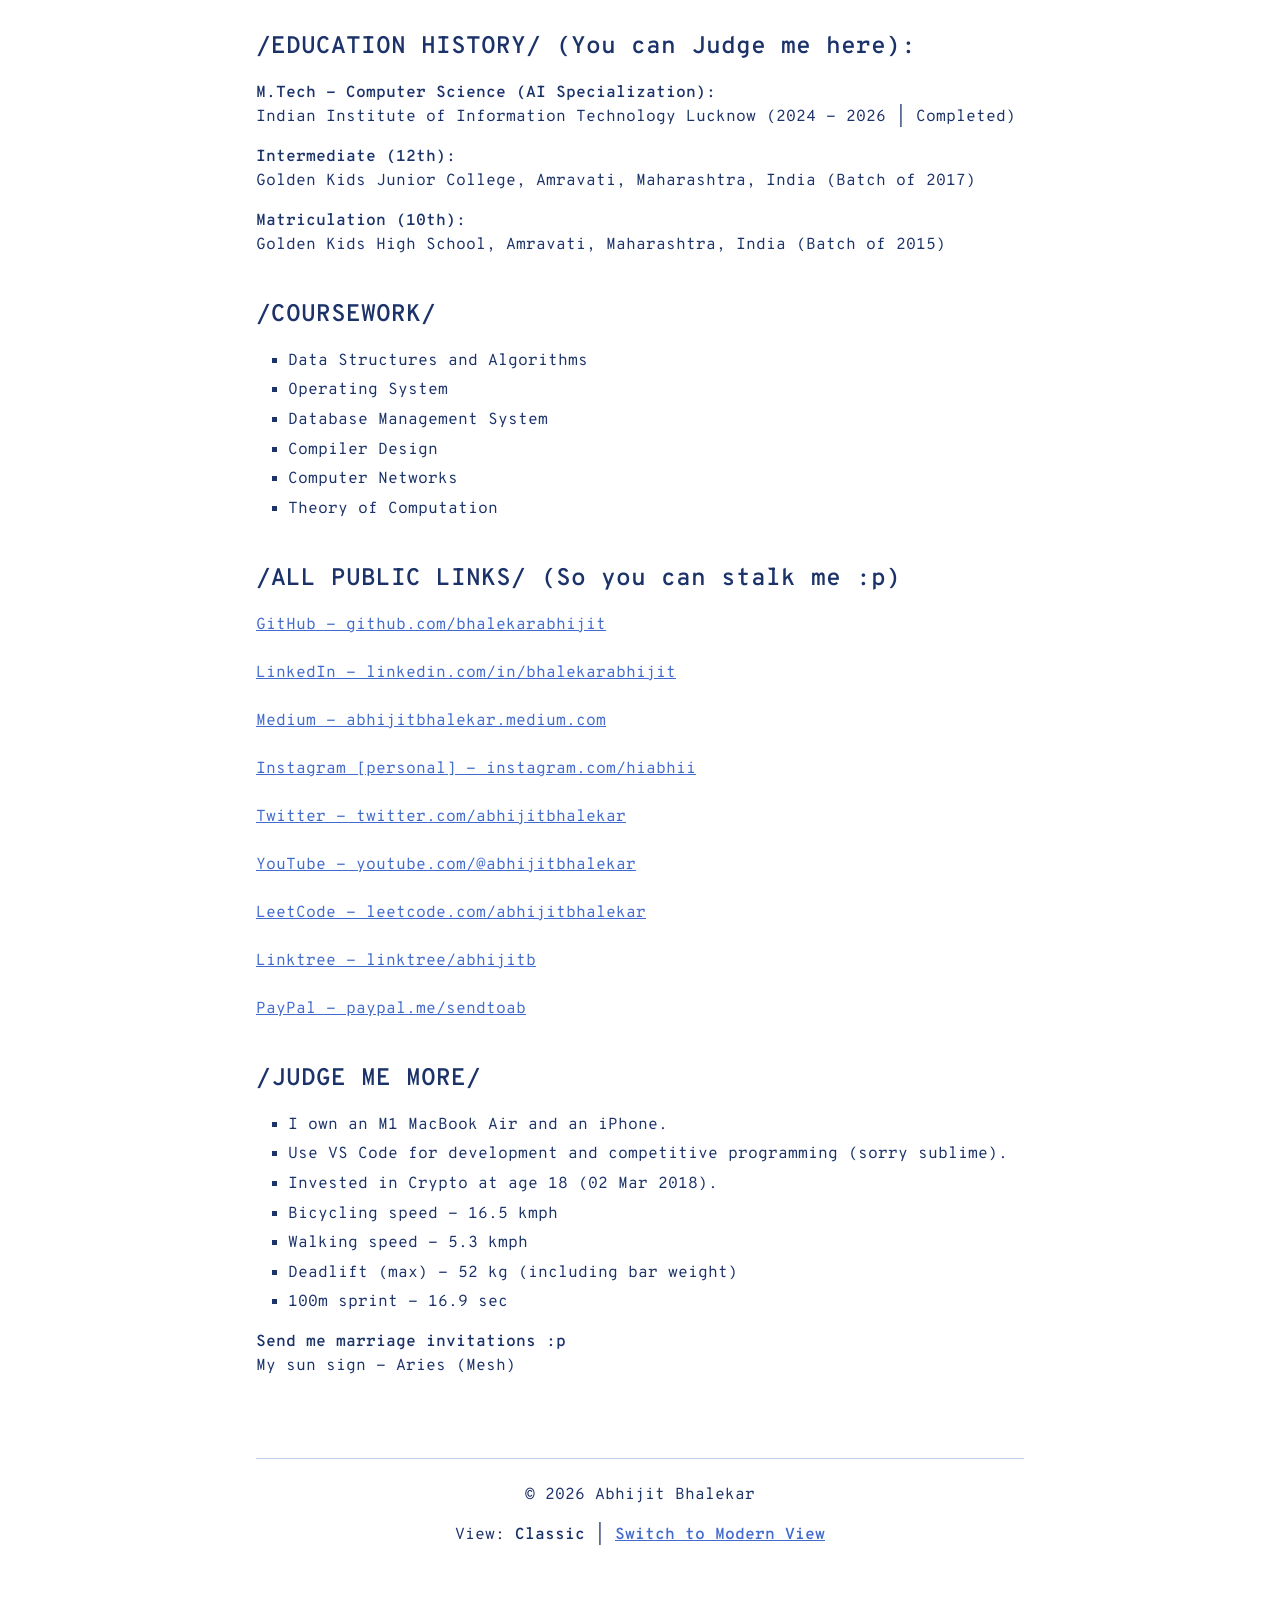
<file: more.html>
<!DOCTYPE html>
<html lang="en">

<head>
    <meta charset="utf-8">
    <meta http-equiv="x-ua-compatible" content="ie=edge">
    <meta name="viewport" content="width=device-width, initial-scale=1">
    <link rel="shortcut icon" href="static/favicon.ico">
    <meta name="description"
        content="Detailed timeline, achievements, volunteering, tech stack, and personal facts of Abhijit Bhalekar.">
    <title>Abhijit Bhalekar | More</title>

    <!-- Unified CSS Stylesheet -->
    <link href="style.css" rel="stylesheet" />
</head>

<body class="theme-classic">
    <a href="#main-content-anchor" class="visually-hidden">Skip to content</a>

    <div class="classic-container">
        <h1 class="classic-name">/abhijit.bhalekar/ - You should not be here!</h1>

        <div class="classic-nav-wrapper">
            <ul class="classic-nav">
                <li><a href="mailto:abhijitbhalekar0@gmail.com" target="_blank" title="email">email</a></li>
                <li class="nav-item-separator">x</li>
                <li><a href="https://drive.google.com/file/d/1lB7NyGi_4bHXvMlTZ9JvhcacJo0hEMV8/view?usp=sharing"
                        target="_blank" title="Résumé">résumé</a></li>
                <li class="nav-item-separator">x</li>
                <li><a href="https://twitter.com/abhijitbhalekar" title="twitter" target="_blank">twitter</a></li>
                <li class="nav-item-separator">x</li>
                <li><a href="index.html" title="Back to main page">back</a></li>
            </ul>
        </div>

        <div id="main-content-anchor">
            <!-- Who is Abhijit -->
            <div>
                <h2>/WHO IS ABHIJIT?/</h2>
                <p>
                    Abhi-jit (proper noun) Bhalekar is a 5’6 tall, pretending to be cool-guy, brother to his beautiful
                    sister, son of a beautiful mother and proud father, friend to lots of lovely souls.
                </p>
                <ul>
                    <li>26 years of experience in living life.</li>
                    <li>1 year of corporate experience at Omnissa (formerly VMware EUC) as a Software Engineering
                        Intern.</li>
                    <li>8 months of corporate experience at Accenture as an Application Development Associate.</li>
                    <li>6 months experience troubleshooting windows.</li>
                </ul>
                <p>
                    Fun Fact: I can play guitar (and ukulele!) while holding it over my shoulders.
                </p>
            </div>

            <!-- Achievements -->
            <div>
                <h2>/ACHIEVEMENTS/</h2>
                <ul>
                    <li>2017 - Won the Tesora Treasure Hunt Competition.</li>
                    <li>2017 - Led a group of 10 people during the Swachh Bharat Abhiyan.</li>
                </ul>
            </div>

            <!-- Volunteering -->
            <div>
                <h2>/VOLUNTEERING/</h2>
                <ul>
                    <li>Participated in the Swachh Bharat Abhiyan as an NCC cadet.</li>
                    <li>Helped in educating 1000+ people from rural areas about cleanliness and hygiene through various
                        mediums.</li>
                    <li>Volunteered at the Esperenza Technical Fest.</li>
                </ul>
            </div>

            <!-- Tech Stack -->
            <div>
                <h2>/TECH STACK/ (I ever worked with):</h2>
                <p>
                    <strong>Languages:</strong> Python, Java, C#, C++, C, SQL, JavaScript, HTML<br />
                    <strong>Backend / APIs / Data:</strong> Spring Boot, .NET Core, ASP.NET MVC, Hibernate, REST APIs,
                    Microservices, Apache Kafka, PostgreSQL, MySQL, OpenSearch, Query DSL, Protobuf<br />
                    <strong>Machine Learning / AI:</strong> PyTorch, Transformers, BERT, BioBERT, DistilBERT, LangChain,
                    LLMs<br />
                    <strong>DevOps & Tools:</strong> Docker, Git, Jenkins, Linux, VS Code, IntelliJ IDEA, PyCharm,
                    Postman, JMeter, Confluence, Jira, LaTeX
                </p>
            </div>

            <!-- Work History -->
            <div>
                <h2>/WORK HISTORY/</h2>
                <p>
                    <strong>Software Engineering Intern</strong> - Omnissa (formerly VMware EUC) [2025-07 -
                    2026-06]<br />
                    <span class="classic-indent-section" style="display: block;">
                        Worked on Workspace ONE UEM, under ARES (Resource Management) and CRSVC (Core Platform) teams.
                        Built EMM features, Kafka-based auditing workflows, profile synchronization audits, resolved
                        production critical bugs, secured code (XSS/IDOR fixes), and authored SRE runbooks.
                    </span>
                </p>
                <p>
                    <strong>Application Development Associate</strong> - Accenture [2021-08 - 2022-03]<br />
                    <span class="classic-indent-section" style="display: block;">
                        Developed Spring Boot REST microservices, mapped entities using Hibernate ORM with MySQL,
                        supported Jenkins CI/CD builds, and performed testing in Postman.
                    </span>
                </p>
            </div>

            <!-- Education History -->
            <div>
                <h2>/EDUCATION HISTORY/ (You can Judge me here):</h2>
                <p>
                    <strong>M.Tech - Computer Science (AI Specialization):</strong><br />
                    Indian Institute of Information Technology Lucknow (2024 - 2026 | Completed)
                </p>
                <p>
                    <strong>Intermediate (12th):</strong><br />
                    Golden Kids Junior College, Amravati, Maharashtra, India (Batch of 2017)
                </p>
                <p>
                    <strong>Matriculation (10th):</strong><br />
                    Golden Kids High School, Amravati, Maharashtra, India (Batch of 2015)
                </p>
            </div>

            <!-- Coursework -->
            <div>
                <h2>/COURSEWORK/</h2>
                <ul>
                    <li>Data Structures and Algorithms</li>
                    <li>Operating System</li>
                    <li>Database Management System</li>
                    <li>Compiler Design</li>
                    <li>Computer Networks</li>
                    <li>Theory of Computation</li>
                </ul>
            </div>

            <!-- Public Links -->
            <div>
                <h2>/ALL PUBLIC LINKS/ (So you can stalk me :p)</h2>
                <p>
                    <a href="https://github.com/bhalekarabhijit" target="_blank" rel="noopener noreferrer">GitHub -
                        github.com/bhalekarabhijit</a><br /><br />
                    <a href="https://linkedin.com/in/bhalekarabhijit" target="_blank" rel="noopener noreferrer">LinkedIn
                        - linkedin.com/in/bhalekarabhijit</a><br /><br />
                    <a href="https://abhijitbhalekar.medium.com" target="_blank" rel="noopener noreferrer">Medium -
                        abhijitbhalekar.medium.com</a><br /><br />
                    <a href="https://www.instagram.com/hiabhii/" target="_blank" rel="noopener noreferrer">Instagram
                        [personal] - instagram.com/hiabhii</a><br /><br />
                    <a href="https://twitter.com/abhijitbhalekar" target="_blank" rel="noopener noreferrer">Twitter -
                        twitter.com/abhijitbhalekar</a><br /><br />
                    <a href="https://www.youtube.com/@abhijitbhalekar" target="_blank" rel="noopener noreferrer">YouTube
                        - youtube.com/@abhijitbhalekar</a><br /><br />
                    <a href="https://leetcode.com/abhijitbhalekar/" target="_blank" rel="noopener noreferrer">LeetCode -
                        leetcode.com/abhijitbhalekar</a><br /><br />
                    <a href="https://linktr.ee/abhijitb" target="_blank" rel="noopener noreferrer">Linktree -
                        linktree/abhijitb</a><br /><br />
                    <a href="https://paypal.me/sendtoab" target="_blank" rel="noopener noreferrer">PayPal -
                        paypal.me/sendtoab</a>
                </p>
            </div>

            <!-- Judge me more -->
            <div>
                <h2>/JUDGE ME MORE/</h2>
                <ul>
                    <li>I own an M1 MacBook Air and an iPhone.</li>
                    <li>Use VS Code for development and competitive programming (sorry sublime).</li>
                    <li>Invested in Crypto at age 18 (02 Mar 2018).</li>
                    <li>Bicycling speed - 16.5 kmph</li>
                    <li>Walking speed - 5.3 kmph</li>
                    <li>Deadlift (max) - 52 kg (including bar weight)</li>
                    <li>100m sprint - 16.9 sec</li>
                </ul>
                <p>
                    <strong>Send me marriage invitations :p</strong><br />
                    My sun sign - Aries (Mesh)
                </p>
            </div>
        </div>

        <!-- Footer switch integrated switcher -->
        <footer class="classic-footer">
            <p>&copy; 2026 Abhijit Bhalekar</p>
            <p style="margin-top: 0.5rem;">
                View: <strong>Classic</strong> | <button id="classic-to-modern-btn" class="classic-switcher-btn">Switch
                    to Modern View</button>
            </p>
        </footer>
    </div>

    <!-- ==========================================================================
       SCRIPTS LOGIC
       ========================================================================== -->
    <script>
        // Layout Toggle Redirect Logic
        const btnClassicToModern = document.getElementById('classic-to-modern-btn');

        btnClassicToModern.addEventListener('click', () => {
            localStorage.setItem('portfolio-layout', 'modern');
            window.location.href = 'index.html'; // Redirect to modern layout on home page
        });

        // Check if layout was set to modern elsewhere, redirect immediately
        const savedLayout = localStorage.getItem('portfolio-layout');
        if (savedLayout === 'modern') {
            window.location.href = 'index.html';
        }
    </script>
</body>

</html>
</file>
<file: style.css>
@import url('https://fonts.googleapis.com/css2?family=Inter:wght@300;400;500;600;700&family=Outfit:wght@400;500;600;700;800&family=Overpass+Mono:wght@300;400;600&display=swap');

@layer reset, base, theme, layout, components, utilities;

/* ==========================================================================
   RESET LAYER
   ========================================================================== */
@layer reset {
    *, *::before, *::after {
        box-sizing: border-box;
        margin: 0;
        padding: 0;
    }
    
    html {
        scroll-behavior: smooth;
        -webkit-text-size-adjust: 100%;
    }
    
    body {
        text-rendering: optimizeLegibility;
        -webkit-font-smoothing: antialiased;
        -moz-osx-font-smoothing: grayscale;
    }
    
    img, svg {
        display: block;
        max-width: 100%;
        height: auto;
    }
    
    button, input, select, textarea {
        font: inherit;
        background: none;
        border: none;
        color: inherit;
    }
    
    a {
        text-decoration: none;
        color: inherit;
    }
    
    ul, ol {
        list-style: none;
    }
}

/* ==========================================================================
   THEME LAYER (Variables and Modes)
   ========================================================================== */
@layer theme {
    :root {
        /* Common design tokens */
        --font-sans: 'Inter', -apple-system, BlinkMacSystemFont, 'Segoe UI', Roboto, sans-serif;
        --font-display: 'Outfit', var(--font-sans);
        --font-mono: 'Overpass Mono', monospace;
        
        --radius-sm: 8px;
        --radius-md: 14px;
        --radius-lg: 24px;
        
        --transition-fast: 0.2s cubic-bezier(0.4, 0, 0.2, 1);
        --transition-normal: 0.3s cubic-bezier(0.4, 0, 0.2, 1);
        --transition-slow: 0.5s cubic-bezier(0.4, 0, 0.2, 1);
        
        --max-width: 1140px;
        
        /* Dark Mode tokens (default) */
        --bg-primary: #090d16;
        --bg-secondary: #131926;
        --bg-tertiary: #1e2638;
        --border-color: rgba(255, 255, 255, 0.08);
        --border-hover: rgba(255, 255, 255, 0.16);
        --text-primary: #f8fafc;
        --text-secondary: #94a3b8;
        --text-muted: #64748b;
        --accent: #6366f1;
        --accent-hover: #4f46e5;
        --accent-secondary: #a855f7;
        --accent-glow: rgba(99, 102, 241, 0.15);
        --accent-gradient: linear-gradient(135deg, #6366f1, #a855f7);
        --card-shadow: 0 10px 30px -10px rgba(0, 0, 0, 0.5);
        --header-bg: rgba(9, 13, 22, 0.8);
    }
    
    [data-theme="light"] {
        /* Light Mode tokens */
        --bg-primary: #f8fafc;
        --bg-secondary: #ffffff;
        --bg-tertiary: #f1f5f9;
        --border-color: rgba(15, 23, 42, 0.08);
        --border-hover: rgba(15, 23, 42, 0.15);
        --text-primary: #0f172a;
        --text-secondary: #475569;
        --text-muted: #64748b;
        --accent: #4f46e5;
        --accent-hover: #3730a3;
        --accent-secondary: #7c3aed;
        --accent-glow: rgba(79, 70, 229, 0.08);
        --accent-gradient: linear-gradient(135deg, #4f46e5, #7c3aed);
        --card-shadow: 0 10px 30px -10px rgba(79, 70, 229, 0.06), 0 1px 3px rgba(0, 0, 0, 0.02);
        --header-bg: rgba(248, 250, 252, 0.85);
    }
    
    @media (prefers-color-scheme: light) {
        :root:not([data-theme="dark"]) {
            --bg-primary: #f8fafc;
            --bg-secondary: #ffffff;
            --bg-tertiary: #f1f5f9;
            --border-color: rgba(15, 23, 42, 0.08);
            --border-hover: rgba(15, 23, 42, 0.15);
            --text-primary: #0f172a;
            --text-secondary: #475569;
            --text-muted: #64748b;
            --accent: #4f46e5;
            --accent-hover: #3730a3;
            --accent-secondary: #7c3aed;
            --accent-glow: rgba(79, 70, 229, 0.08);
            --accent-gradient: linear-gradient(135deg, #4f46e5, #7c3aed);
            --card-shadow: 0 10px 30px -10px rgba(79, 70, 229, 0.06), 0 1px 3px rgba(0, 0, 0, 0.02);
            --header-bg: rgba(248, 250, 252, 0.85);
        }
    }
}

/* ==========================================================================
   BASE LAYER (Common Elements & Scrollbars)
   ========================================================================== */
@layer base {
    body {
        background-color: var(--bg-primary);
        color: var(--text-primary);
        line-height: 1.6;
        transition: background-color var(--transition-normal), color var(--transition-normal);
        overflow-x: hidden;
    }
    
    /* Interactive Outlines */
    a:focus-visible, button:focus-visible {
        outline: 2px solid var(--accent);
        outline-offset: 4px;
        border-radius: var(--radius-sm);
    }
    
    /* Scrollbars */
    scrollbar-width: thin;
    scrollbar-color: var(--accent) var(--bg-primary);
    
    ::-webkit-scrollbar {
        width: 8px;
        height: 8px;
    }
    ::-webkit-scrollbar-track {
        background: var(--bg-primary);
    }
    ::-webkit-scrollbar-thumb {
        background: var(--border-color);
        border-radius: 4px;
    }
    ::-webkit-scrollbar-thumb:hover {
        background: var(--accent);
    }
}

/* ==========================================================================
   CLASSIC MONOSPACE THEME (SCOPED - STRICTLY LIGHT-ONLY)
   ========================================================================== */
body.theme-classic {
    font-family: var(--font-mono);
    padding: 2rem 1.5rem 4rem 1.5rem;
    line-height: 1.5;
    background-color: #ffffff !important;
    color: #1c336a !important;
}

/* Classic Mode visibility toggles */
body.theme-classic #classic-view {
    display: block;
}
body.theme-classic #modern-view {
    display: none !important;
}

/* Classic typography and links (always light theme rules) */
body.theme-classic h1.classic-name {
    font-size: 2.2rem;
    font-weight: 600;
    text-align: center;
    margin-top: 1rem;
    margin-bottom: 1.5rem;
    font-family: var(--font-mono);
    color: #1c336a !important;
}

body.theme-classic h2 {
    font-family: var(--font-mono);
    font-size: 1.5rem;
    font-weight: 600;
    margin-top: 2.5rem;
    margin-bottom: 1rem;
    border-bottom: none;
    display: block;
    color: #1c336a !important;
}

body.theme-classic h2::after {
    display: none;
}

body.theme-classic h3 {
    font-family: var(--font-mono);
    font-size: 1.2rem;
    font-weight: 600;
    margin-top: 1.5rem;
    margin-bottom: 0.5rem;
    color: #1c336a !important;
}

body.theme-classic p {
    font-family: var(--font-mono);
    color: #1c336a !important;
    font-size: 1rem;
    margin-bottom: 1rem;
}

body.theme-classic a, 
body.theme-classic a:visited {
    color: #426bcd !important;
    text-decoration: underline;
}

body.theme-classic a:hover {
    color: #e07a5f !important;
    text-decoration: underline;
}

/* Classic navigation rules */
.classic-container {
    max-width: 48rem;
    margin-right: auto;
    margin-left: auto;
}

.classic-nav-wrapper {
    text-align: center;
    margin-bottom: 2.5rem;
}

ul.classic-nav {
    list-style: none;
    display: inline-block;
    text-align: left;
    line-height: 1.5;
    padding: 0;
}

ul.classic-nav li {
    display: inline-block;
    margin-right: .5rem;
}

ul.classic-nav li.nav-item-separator {
    color: #beccee !important;
    text-decoration: none;
}

/* Classic List structure */
body.theme-classic ul:not(.classic-nav) {
    list-style: square;
    margin-left: 2rem;
    margin-bottom: 1rem;
}

body.theme-classic li {
    margin-bottom: 0.35rem;
    color: #1c336a !important;
}

body.theme-classic strong {
    font-weight: 600;
}

.classic-indent-section {
    margin-left: 1.5rem;
}

/* ==========================================================================
   PREMIUM MODERN THEME (SCOPED)
   ========================================================================== */
body.theme-modern {
    font-family: var(--font-sans);
    background-color: var(--bg-primary);
    color: var(--text-primary);
    transition: background-color var(--transition-normal), color var(--transition-normal);
}

/* Modern Mode visibility toggles */
body.theme-modern #classic-view {
    display: none !important;
}
body.theme-modern #modern-view {
    display: block;
}

body.theme-modern h1, 
body.theme-modern h2, 
body.theme-modern h3, 
body.theme-modern h4, 
body.theme-modern h5, 
body.theme-modern h6 {
    font-family: var(--font-display);
    font-weight: 700;
    line-height: 1.25;
    color: var(--text-primary);
}

body.theme-modern h1 {
    font-size: clamp(2.5rem, 1rem + 5vw, 4.5rem);
    text-wrap: balance;
    letter-spacing: -0.02em;
}

body.theme-modern h2 {
    font-size: clamp(1.8rem, 1.2rem + 2vw, 2.5rem);
    margin-bottom: 1.5rem;
    position: relative;
    display: inline-block;
    letter-spacing: -0.01em;
}

body.theme-modern h2::after {
    content: '';
    position: absolute;
    bottom: -6px;
    left: 0;
    width: 40px;
    height: 4px;
    background: var(--accent-gradient);
    border-radius: 2px;
}

body.theme-modern h3 {
    font-size: 1.35rem;
    margin-bottom: 0.5rem;
}

body.theme-modern p {
    color: var(--text-secondary);
    font-size: 1.05rem;
    text-wrap: pretty;
    margin-bottom: 1rem;
}

body.theme-modern a {
    color: inherit;
}

.theme-modern .app-container {
    display: grid;
    grid-template-columns: 1fr;
    min-height: 100vh;
}

@media (min-width: 1024px) {
    .theme-modern .app-container {
        grid-template-columns: 320px 1fr;
    }
}

.theme-modern .sidebar {
    background-color: var(--bg-secondary);
    border-right: 1px solid var(--border-color);
    padding: 2.5rem 2rem;
    display: flex;
    flex-direction: column;
    justify-content: space-between;
    position: sticky;
    top: 0;
    height: 100vh;
    z-index: 100;
    transition: background-color var(--transition-normal), border-color var(--transition-normal);
}

@media (max-width: 1023px) {
    .theme-modern .sidebar {
        position: static;
        height: auto;
        border-right: none;
        border-bottom: 1px solid var(--border-color);
        padding: 2rem 1.5rem;
    }
}

.theme-modern .sidebar-header {
    display: flex;
    justify-content: space-between;
    align-items: center;
    margin-bottom: 2rem;
}

.theme-modern .sidebar-brand {
    font-family: var(--font-display);
    font-size: 1.5rem;
    font-weight: 800;
    background: var(--accent-gradient);
    -webkit-background-clip: text;
    -webkit-text-fill-color: transparent;
    letter-spacing: -0.02em;
}

.theme-modern .sidebar-nav {
    margin: 2rem 0;
    flex-grow: 1;
}

.theme-modern .nav-list {
    display: flex;
    flex-direction: column;
    gap: 0.75rem;
}

@media (max-width: 1023px) {
    .theme-modern .sidebar-nav {
        display: none;
    }
    
    .theme-modern .sidebar-header {
        margin-bottom: 0;
    }
}

.theme-modern .nav-link {
    display: flex;
    align-items: center;
    gap: 0.75rem;
    padding: 0.75rem 1rem;
    color: var(--text-secondary);
    font-weight: 500;
    border-radius: var(--radius-sm);
    transition: all var(--transition-fast);
}

.theme-modern .nav-link:hover, 
.theme-modern .nav-link.active {
    color: var(--text-primary);
    background-color: var(--bg-tertiary);
    transform: translateX(4px);
}

.theme-modern .nav-link svg {
    width: 18px;
    height: 18px;
    color: var(--accent);
}

.theme-modern .main-content {
    max-width: var(--max-width);
    width: 100%;
    margin: 0 auto;
    padding: 4rem 3rem 4rem 3rem;
    display: flex;
    flex-direction: column;
    gap: 6rem;
}

@media (max-width: 768px) {
    .theme-modern .main-content {
        padding: 3rem 1.5rem 3rem 1.5rem;
        gap: 4rem;
    }
}

.theme-modern section {
    scroll-margin-top: 3rem;
}

.theme-modern .contact-list {
    display: flex;
    flex-direction: column;
    gap: 0.75rem;
    font-size: 0.95rem;
    margin-top: auto;
}

@media (max-width: 1023px) {
    .theme-modern .contact-list {
        margin-top: 1.5rem;
        flex-direction: row;
        flex-wrap: wrap;
        gap: 1rem;
    }
}

.theme-modern .contact-item {
    display: flex;
    align-items: center;
    gap: 0.75rem;
    color: var(--text-secondary);
    transition: color var(--transition-fast);
}

.theme-modern .contact-item:hover {
    color: var(--accent);
}

.theme-modern .contact-item svg {
    width: 16px;
    height: 16px;
}

.theme-modern .hero-container {
    display: flex;
    flex-direction: column;
    gap: 1.5rem;
}

.theme-modern .hero-title-block {
    display: flex;
    flex-direction: column;
    gap: 0.5rem;
}

.theme-modern .hero-subtitle {
    font-size: clamp(1.2rem, 1rem + 1vw, 1.8rem);
    color: var(--accent);
    font-weight: 500;
    font-family: var(--font-display);
}

.theme-modern .hero-badges {
    display: flex;
    flex-wrap: wrap;
    gap: 0.75rem;
    margin: 0.5rem 0;
}

.theme-modern .hero-badge {
    font-size: 0.85rem;
    font-weight: 600;
    padding: 0.35rem 0.85rem;
    border-radius: 50px;
    background-color: var(--accent-glow);
    color: var(--accent);
    border: 1px solid var(--border-color);
    display: flex;
    align-items: center;
    gap: 0.35rem;
}

.theme-modern .btn-resume {
    display: inline-flex;
    align-items: center;
    gap: 0.5rem;
    background: var(--accent-gradient);
    color: #ffffff;
    font-weight: 600;
    padding: 0.85rem 1.75rem;
    border-radius: var(--radius-sm);
    align-self: flex-start;
    transition: all var(--transition-fast);
    box-shadow: 0 4px 15px var(--accent-glow);
}

.theme-modern .btn-resume:hover {
    transform: translateY(-2px);
    box-shadow: 0 6px 20px var(--accent-glow);
    filter: brightness(1.1);
}

/* Timeline Components */
.theme-modern .timeline {
    position: relative;
    padding-left: 2rem;
    border-left: 2px solid var(--border-color);
    display: flex;
    flex-direction: column;
    gap: 3rem;
}

.theme-modern .timeline-item {
    position: relative;
}

.theme-modern .timeline-marker {
    position: absolute;
    left: calc(-2rem - 6px);
    top: 6px;
    width: 10px;
    height: 10px;
    border-radius: 50%;
    background-color: var(--accent);
    border: 2px solid var(--bg-primary);
    box-shadow: 0 0 0 4px var(--bg-primary);
    transition: transform var(--transition-fast), background-color var(--transition-fast);
}

.theme-modern .timeline-item:hover .timeline-marker {
    transform: scale(1.3);
    background-color: var(--accent-secondary);
}

.theme-modern .timeline-content {
    background-color: var(--bg-secondary);
    border: 1px solid var(--border-color);
    border-radius: var(--radius-md);
    padding: 2rem;
    box-shadow: var(--card-shadow);
    transition: all var(--transition-normal);
}

.theme-modern .timeline-content:hover {
    border-color: var(--border-hover);
    transform: translateY(-4px);
    box-shadow: 0 15px 35px -10px rgba(0,0,0,0.15);
}

.theme-modern .timeline-meta {
    display: flex;
    justify-content: space-between;
    align-items: flex-start;
    flex-wrap: wrap;
    gap: 0.75rem;
    margin-bottom: 1rem;
}

.theme-modern .timeline-title-group h3 {
    font-family: var(--font-display);
    font-size: 1.35rem;
    font-weight: 700;
    margin-bottom: 0.25rem;
}

.theme-modern .timeline-company {
    font-weight: 600;
    color: var(--accent);
    display: flex;
    align-items: center;
    gap: 0.5rem;
}

.theme-modern .company-former {
    font-size: 0.85rem;
    color: var(--text-muted);
    font-weight: 400;
}

.theme-modern .timeline-period {
    font-size: 0.9rem;
    font-weight: 500;
    background-color: var(--bg-tertiary);
    color: var(--text-secondary);
    padding: 0.25rem 0.75rem;
    border-radius: 50px;
    border: 1px solid var(--border-color);
}

.theme-modern .timeline-details {
    margin: 1rem 0;
}

.theme-modern .timeline-details ul {
    list-style-type: square;
    padding-left: 1.25rem;
    display: flex;
    flex-direction: column;
    gap: 0.5rem;
    color: var(--text-secondary);
}

.theme-modern .timeline-details li {
    font-size: 0.95rem;
}

/* Research Highlights */
.theme-modern .research-card {
    background-color: var(--bg-secondary);
    border: 1px solid var(--border-color);
    border-radius: var(--radius-lg);
    padding: 2.5rem;
    box-shadow: var(--card-shadow);
    position: relative;
    overflow: hidden;
    transition: all var(--transition-normal);
}

.theme-modern .research-card:hover {
    border-color: var(--border-hover);
    transform: translateY(-4px);
}

.theme-modern .research-card::before {
    content: '';
    position: absolute;
    top: 0;
    left: 0;
    width: 4px;
    height: 100%;
    background: var(--accent-gradient);
}

.theme-modern .research-badge-row {
    display: flex;
    justify-content: space-between;
    align-items: center;
    margin-bottom: 1.5rem;
}

.theme-modern .research-status {
    background-color: #e0f2fe;
    color: #0369a1;
    font-weight: 600;
    font-size: 0.8rem;
    padding: 0.25rem 0.75rem;
    border-radius: 50px;
    letter-spacing: 0.05em;
    text-transform: uppercase;
    display: inline-flex;
    align-items: center;
    gap: 0.25rem;
}

[data-theme="dark"] .theme-modern .research-status {
    background-color: rgba(3, 105, 161, 0.2);
    color: #38bdf8;
}

.theme-modern .research-thesis {
    font-family: var(--font-display);
    font-size: clamp(1.2rem, 1rem + 1vw, 1.6rem);
    font-weight: 700;
    margin-bottom: 1.25rem;
    line-height: 1.35;
    color: var(--text-primary);
}

.theme-modern .research-meta {
    display: grid;
    grid-template-columns: 1fr;
    gap: 1rem;
    margin-top: 1.5rem;
    padding-top: 1.5rem;
    border-top: 1px solid var(--border-color);
    font-size: 0.95rem;
}

@media (min-width: 640px) {
    .theme-modern .research-meta {
        grid-template-columns: repeat(2, 1fr);
    }
}

.theme-modern .research-meta-item strong {
    color: var(--text-primary);
    font-weight: 600;
}

.theme-modern .research-meta-item span {
    color: var(--text-secondary);
}

/* Modern Tag Clouds */
.theme-modern .tech-tags {
    display: flex;
    flex-wrap: wrap;
    gap: 0.5rem;
    margin-top: auto; /* push tags to the absolute bottom of flex container */
    padding-top: 1rem;
}

.theme-modern .tech-tag {
    font-size: 0.8rem;
    font-weight: 500;
    padding: 0.2rem 0.6rem;
    border-radius: 4px;
    background-color: var(--bg-tertiary);
    color: var(--text-secondary);
    border: 1px solid var(--border-color);
    transition: all var(--transition-fast);
}

.theme-modern .tech-tag:hover {
    background-color: var(--accent);
    color: #ffffff;
    border-color: var(--accent);
}

/* ==========================================================================
   PROJECTS SECTION LAYOUT - FIXED AND ALIGNED
   ========================================================================== */
.theme-modern .projects-grid {
    display: grid;
    grid-template-columns: 1fr;
    gap: 1.75rem;
}

@media (min-width: 768px) {
    .theme-modern .projects-grid {
        grid-template-columns: repeat(2, 1fr);
    }
}

.theme-modern .project-card {
    background-color: var(--bg-secondary);
    border: 1px solid var(--border-color);
    border-radius: var(--radius-md);
    padding: 2rem;
    display: flex;
    flex-direction: column;
    justify-content: space-between;
    box-shadow: var(--card-shadow);
    transition: all var(--transition-normal);
}

.theme-modern .project-card:hover {
    border-color: var(--border-hover);
    transform: translateY(-4px);
    box-shadow: 0 15px 35px -10px rgba(0, 0, 0, 0.15);
}

.theme-modern .project-body {
    display: flex;
    flex-direction: column;
    flex-grow: 1;
}

.theme-modern .project-header {
    display: flex;
    justify-content: space-between;
    align-items: flex-start;
    margin-bottom: 1rem;
    gap: 0.5rem;
}

.theme-modern .project-title {
    font-family: var(--font-display);
    font-size: 1.25rem;
    font-weight: 700;
    color: var(--text-primary);
}

.theme-modern .project-type {
    font-size: 0.75rem;
    font-weight: 600;
    text-transform: uppercase;
    background-color: var(--bg-tertiary);
    color: var(--text-muted);
    padding: 0.15rem 0.5rem;
    border-radius: 4px;
    white-space: nowrap;
}

.theme-modern .project-desc {
    font-size: 0.95rem;
    color: var(--text-secondary);
    margin-bottom: 1.5rem;
    flex-grow: 1; /* stretches description so that metrics and footers align horizontally */
}

.theme-modern .project-metrics {
    background-color: var(--bg-tertiary);
    border: 1px solid var(--border-color);
    border-radius: var(--radius-sm);
    padding: 0.75rem 1rem;
    margin-bottom: 1rem;
    font-size: 0.85rem;
}

.theme-modern .project-metrics-grid {
    display: grid;
    grid-template-columns: repeat(2, 1fr);
    gap: 0.5rem;
}

.theme-modern .project-metric-item {
    display: flex;
    justify-content: space-between;
}

.theme-modern .project-metric-label {
    color: var(--text-muted);
    font-weight: 500;
}

.theme-modern .project-metric-val {
    color: var(--accent);
    font-weight: 600;
}

.theme-modern .project-footer {
    display: flex;
    flex-direction: column;
}

/* Skills in Modern View */
.theme-modern .skills-container {
    display: grid;
    grid-template-columns: 1fr;
    gap: 2rem;
}

@media (min-width: 768px) {
    .theme-modern .skills-container {
        grid-template-columns: repeat(2, 1fr);
    }
}

.theme-modern .skills-group {
    background-color: var(--bg-secondary);
    border: 1px solid var(--border-color);
    border-radius: var(--radius-md);
    padding: 1.75rem;
    box-shadow: var(--card-shadow);
}

.theme-modern .skills-group h3 {
    font-family: var(--font-display);
    font-size: 1.15rem;
    margin-bottom: 1.25rem;
    color: var(--text-primary);
    display: flex;
    align-items: center;
    gap: 0.5rem;
    border-bottom: 1px solid var(--border-color);
    padding-bottom: 0.5rem;
}

.theme-modern .skills-group svg {
    width: 18px;
    height: 18px;
    color: var(--accent);
}

.theme-modern .skills-list {
    display: flex;
    flex-wrap: wrap;
    gap: 0.5rem;
}

.theme-modern .skill-badge {
    font-size: 0.85rem;
    font-weight: 500;
    padding: 0.35rem 0.75rem;
    border-radius: var(--radius-sm);
    background-color: var(--bg-tertiary);
    color: var(--text-secondary);
    border: 1px solid var(--border-color);
    transition: all var(--transition-fast);
}

.theme-modern .skill-badge:hover {
    background-color: var(--accent-glow);
    color: var(--accent);
    border-color: var(--accent);
    transform: translateY(-2px);
}

/* Coursework in Modern View */
.theme-modern .coursework-grid {
    display: grid;
    grid-template-columns: repeat(2, 1fr);
    gap: 0.75rem;
    margin-top: 1rem;
}

@media (min-width: 640px) {
    .theme-modern .coursework-grid {
        grid-template-columns: repeat(3, 1fr);
    }
}

.theme-modern .coursework-item {
    background-color: var(--bg-tertiary);
    border: 1px solid var(--border-color);
    border-radius: var(--radius-sm);
    padding: 0.75rem 1rem;
    font-size: 0.9rem;
    text-align: center;
    font-weight: 500;
    color: var(--text-secondary);
    transition: all var(--transition-fast);
}

.theme-modern .coursework-item:hover {
    border-color: var(--accent);
    color: var(--text-primary);
}

/* Beyond Code in Modern View */
.theme-modern .beyond-grid {
    display: grid;
    grid-template-columns: 1fr;
    gap: 1.75rem;
}

@media (min-width: 768px) {
    .theme-modern .beyond-grid {
        grid-template-columns: repeat(3, 1fr);
    }
}

.theme-modern .beyond-card {
    background-color: var(--bg-secondary);
    border: 1px solid var(--border-color);
    border-radius: var(--radius-md);
    padding: 1.75rem;
    box-shadow: var(--card-shadow);
    transition: all var(--transition-normal);
}

.theme-modern .beyond-card:hover {
    border-color: var(--border-hover);
    transform: translateY(-4px);
}

.theme-modern .beyond-card h3 {
    font-family: var(--font-display);
    font-size: 1.15rem;
    display: flex;
    align-items: center;
    gap: 0.5rem;
    margin-bottom: 1.25rem;
    border-bottom: 1px solid var(--border-color);
    padding-bottom: 0.5rem;
}

.theme-modern .beyond-card h3 svg {
    width: 18px;
    height: 18px;
    color: var(--accent);
}

.theme-modern .beyond-list {
    display: flex;
    flex-direction: column;
    gap: 0.75rem;
    font-size: 0.95rem;
    color: var(--text-secondary);
}

.theme-modern .beyond-list li {
    position: relative;
    padding-left: 1rem;
}

.theme-modern .beyond-list li::before {
    content: '•';
    color: var(--accent);
    position: absolute;
    left: 0;
}

.theme-modern .trivia-grid {
    display: grid;
    grid-template-columns: repeat(2, 1fr);
    gap: 0.5rem;
}

.theme-modern .trivia-item {
    background-color: var(--bg-tertiary);
    border-radius: var(--radius-sm);
    padding: 0.5rem;
    font-size: 0.8rem;
    text-align: center;
}

.theme-modern .trivia-val {
    font-weight: 700;
    color: var(--accent);
    display: block;
    font-size: 1.1rem;
}

.theme-modern .trivia-lbl {
    color: var(--text-muted);
    font-size: 0.7rem;
    text-transform: uppercase;
    font-weight: 500;
}

/* Site Footer */
.theme-modern .site-footer {
    text-align: center;
    padding: 3rem 0;
    border-top: 1px solid var(--border-color);
    color: var(--text-muted);
    font-size: 0.9rem;
    margin-top: 2rem;
}

.theme-modern .site-footer p {
    font-size: 0.9rem;
    margin-bottom: 0.5rem;
}

/* ==========================================================================
   FOOTER CONTROLS SWITCHER
   ========================================================================== */
.classic-footer {
    text-align: center;
    margin-top: 5rem;
    padding-top: 1.5rem;
    border-top: 1px solid #beccee;
    font-size: 0.85rem;
    color: #64748b;
}

.classic-switcher-btn {
    color: #426bcd !important;
    text-decoration: underline !important;
    cursor: pointer;
    font-family: var(--font-mono);
    font-weight: 600;
}

.classic-switcher-btn:hover {
    color: #e07a5f !important;
}

.modern-footer-controls {
    margin-top: 1rem;
    display: flex;
    justify-content: center;
    gap: 1.5rem;
    align-items: center;
    font-size: 0.85rem;
}

.modern-switcher-btn {
    color: var(--accent);
    cursor: pointer;
    font-weight: 600;
    transition: color var(--transition-fast);
}

.modern-switcher-btn:hover {
    color: var(--accent-hover);
}

.modern-theme-btn {
    cursor: pointer;
    color: var(--text-secondary);
    display: inline-flex;
    align-items: center;
    gap: 0.25rem;
    transition: color var(--transition-fast);
}

.modern-theme-btn:hover {
    color: var(--text-primary);
}

.modern-theme-val {
    font-weight: 600;
    color: var(--text-primary);
    text-transform: capitalize;
}

/* ==========================================================================
   UTILITY LAYER
   ========================================================================== */
@layer utilities {
    .visually-hidden {
        position: absolute;
        width: 1px;
        height: 1px;
        padding: 0;
        margin: -1px;
        overflow: hidden;
        clip: rect(0, 0, 0, 0);
        white-space: nowrap;
        border: 0;
    }
    
    .text-gradient {
        background: var(--accent-gradient);
        -webkit-background-clip: text;
        -webkit-text-fill-color: transparent;
    }
    
    /* Scroll Reveal Animation styling (supports baseline widely available features) */
    @media (prefers-reduced-motion: no-preference) {
        @supports ((animation-timeline: view()) and (animation-range: entry)) {
            @keyframes fadeInUp {
                from {
                    opacity: 0;
                    transform: translateY(40px);
                }
                to {
                    opacity: 1;
                    transform: translateY(0);
                }
            }
            
            .theme-modern .scroll-reveal {
                animation: fadeInUp auto linear backwards;
                animation-timeline: view();
                animation-range: entry 10% entry 35%;
            }
        }
    }
    
    /* Intersection Observer fallback animation classes */
    .reveal-hidden {
        opacity: 0;
        transform: translateY(30px);
        transition: opacity 0.6s cubic-bezier(0.16, 1, 0.3, 1), transform 0.6s cubic-bezier(0.16, 1, 0.3, 1);
    }
    
    .reveal-visible {
        opacity: 1;
        transform: translateY(0);
    }
}
</file>
